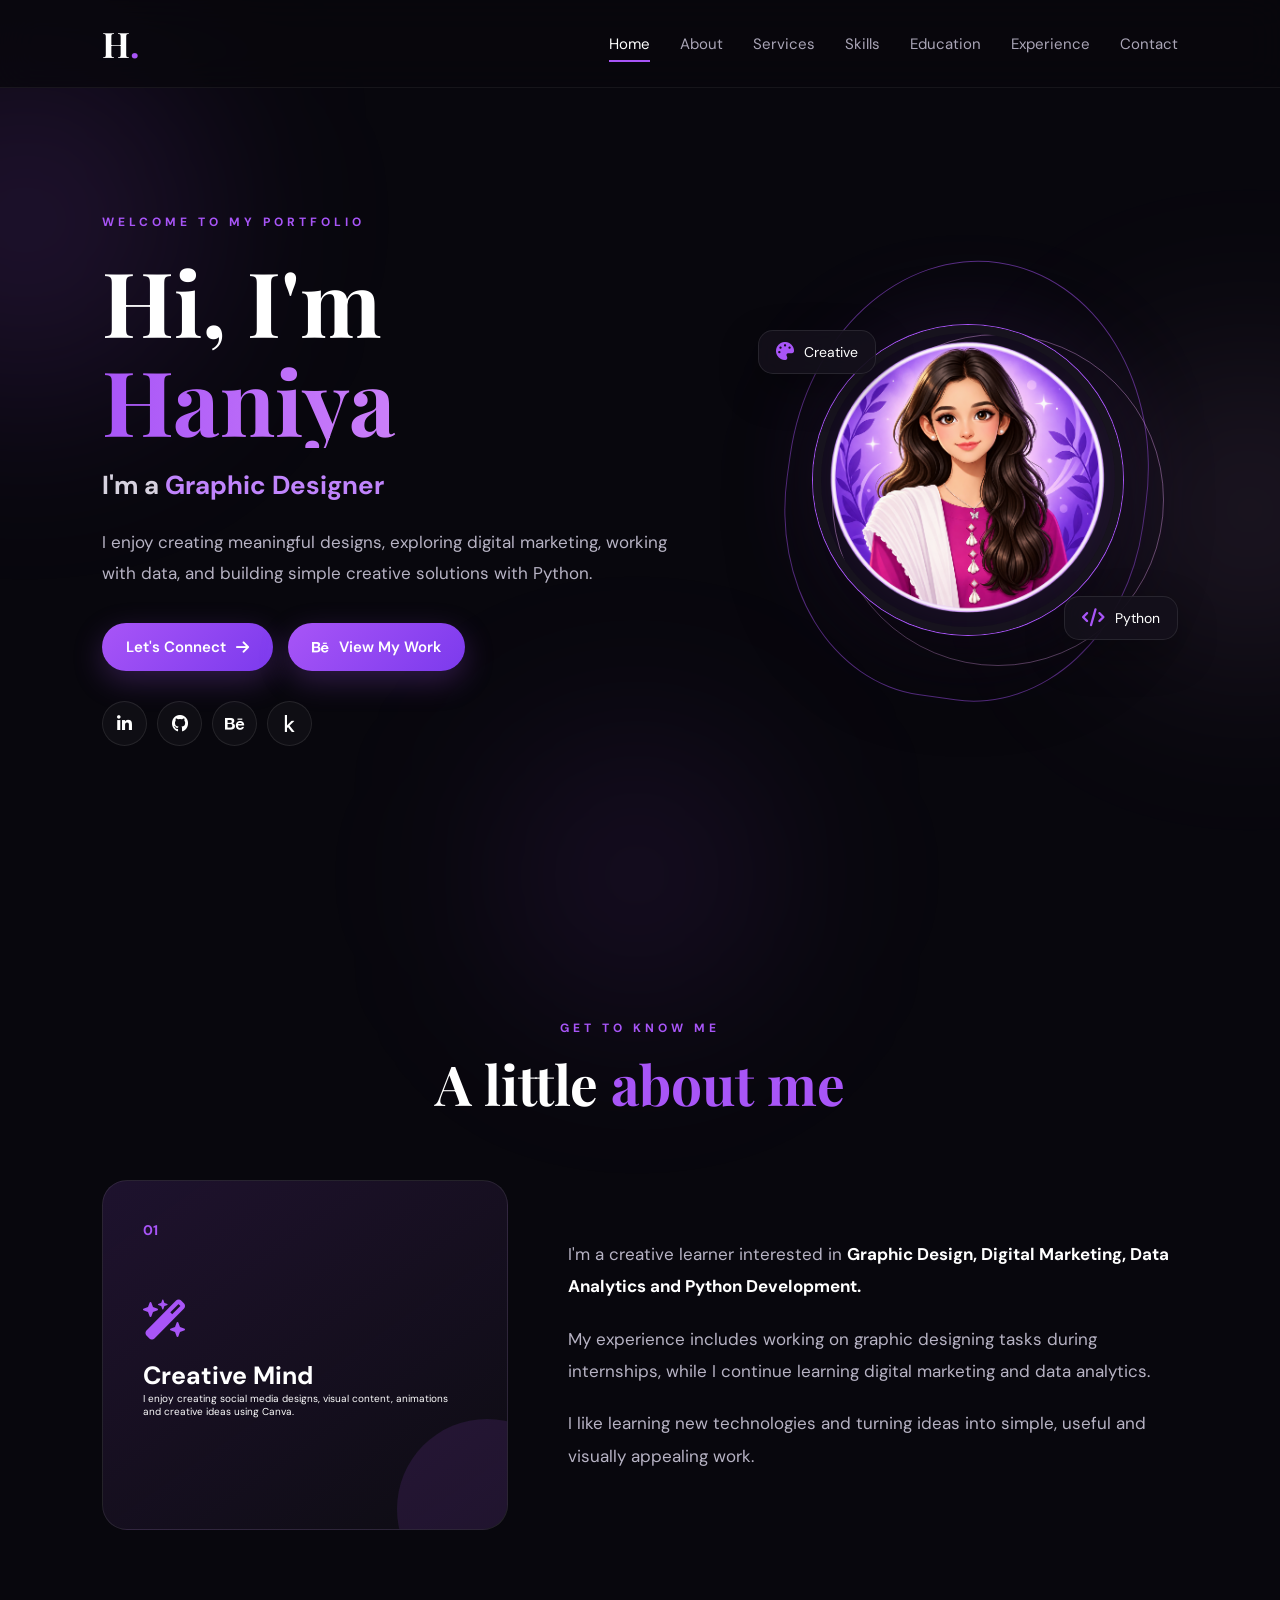
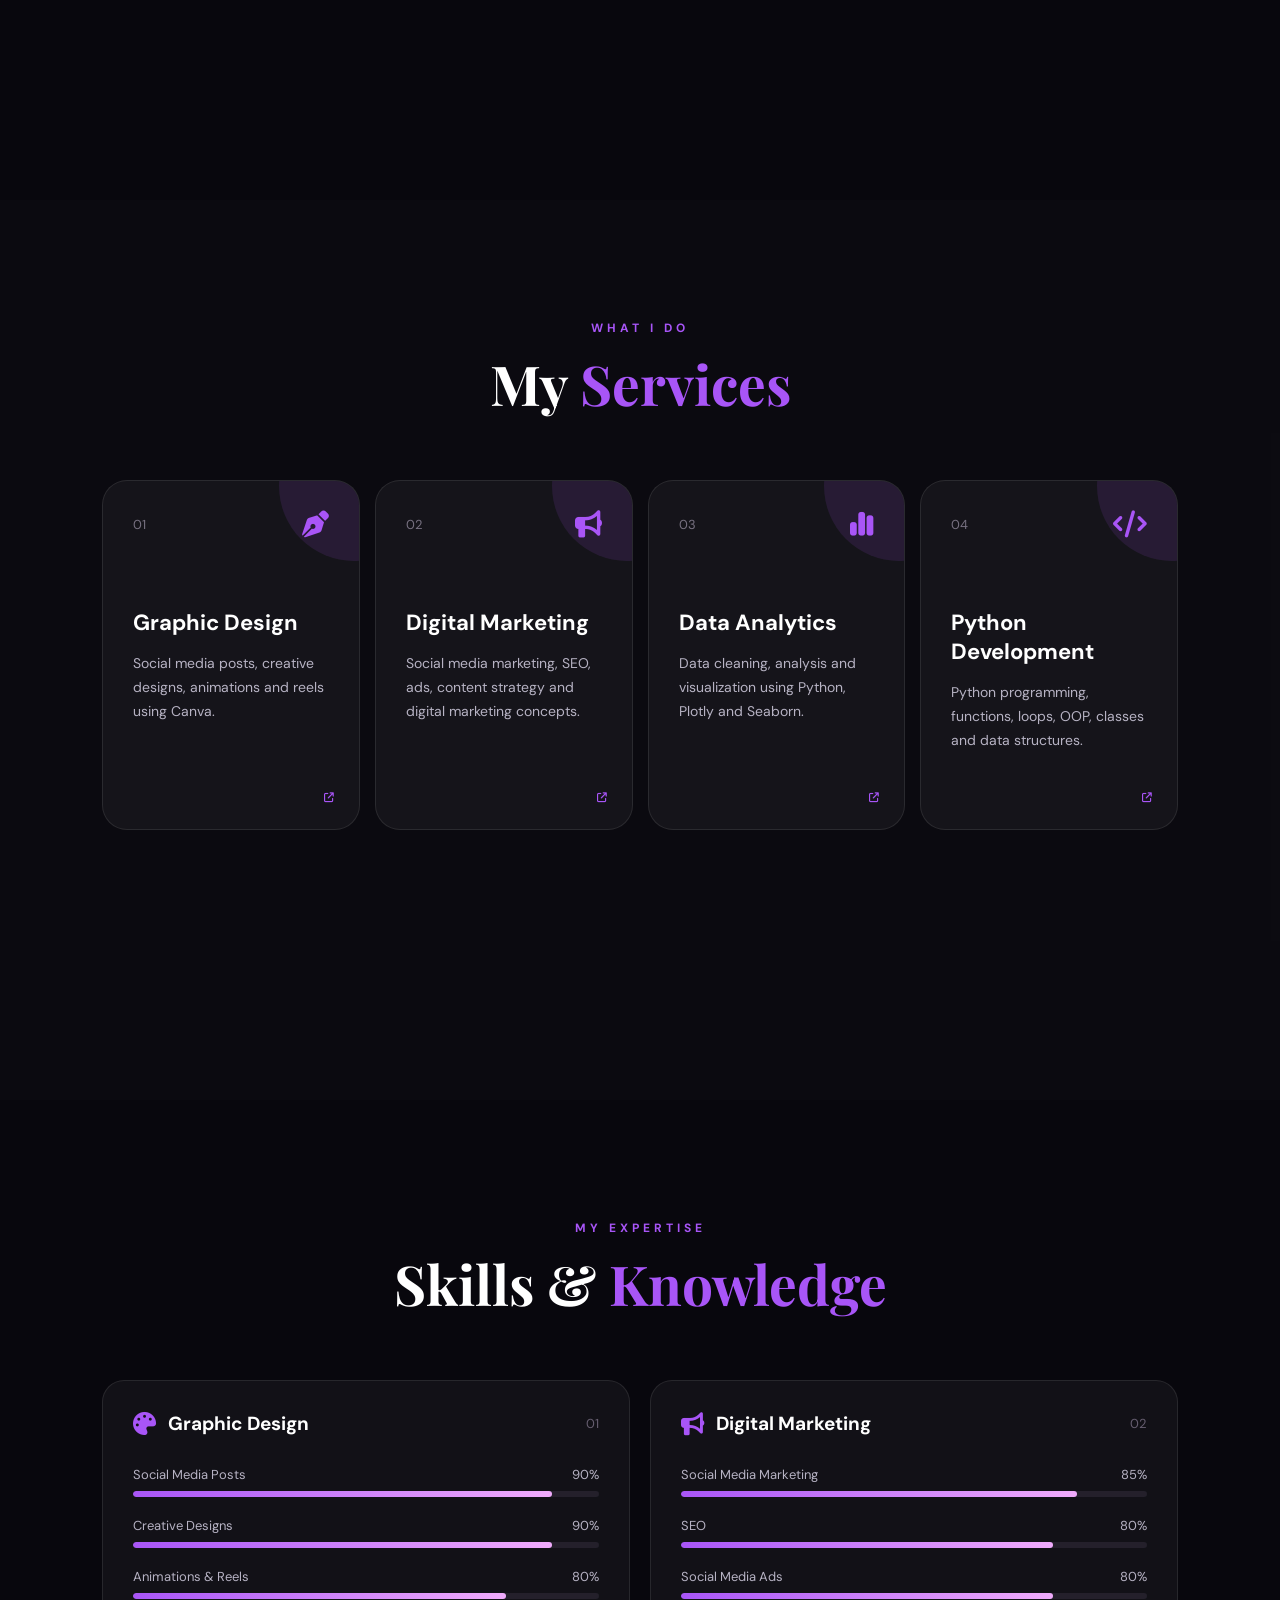
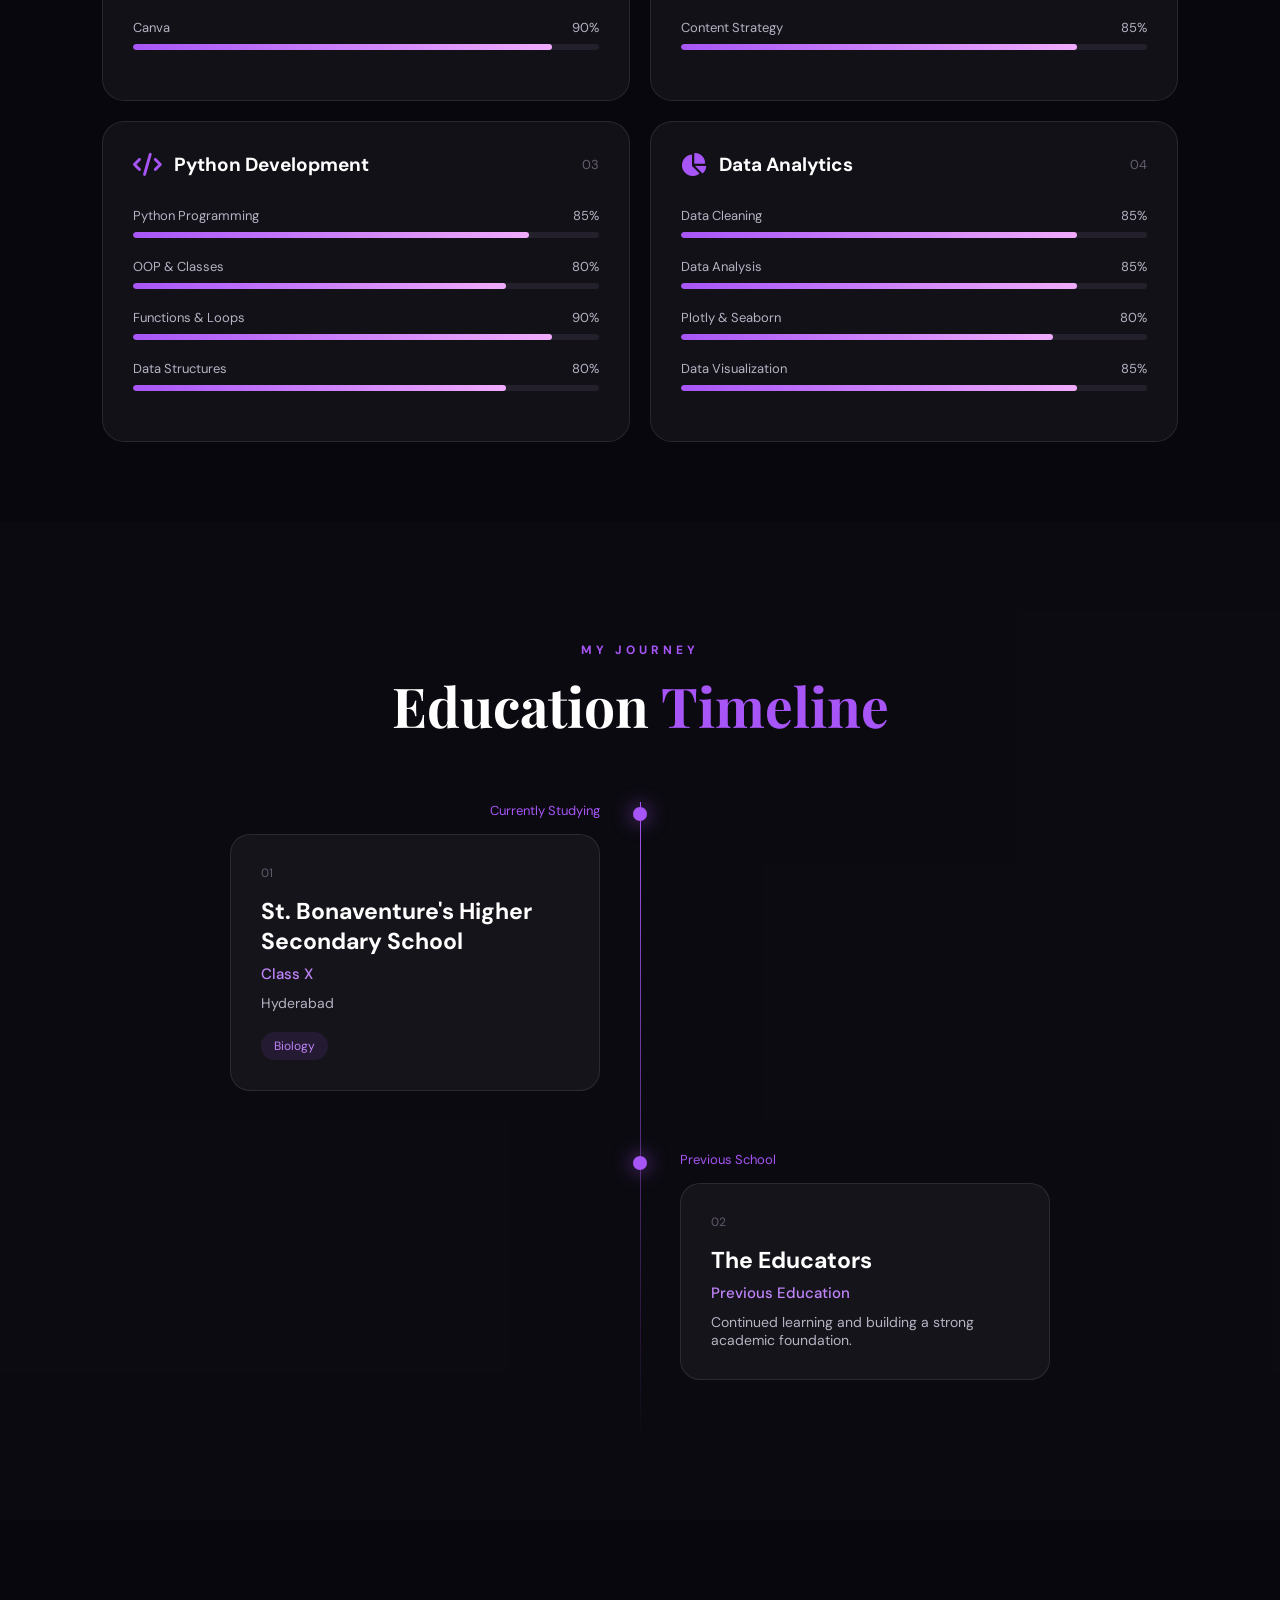
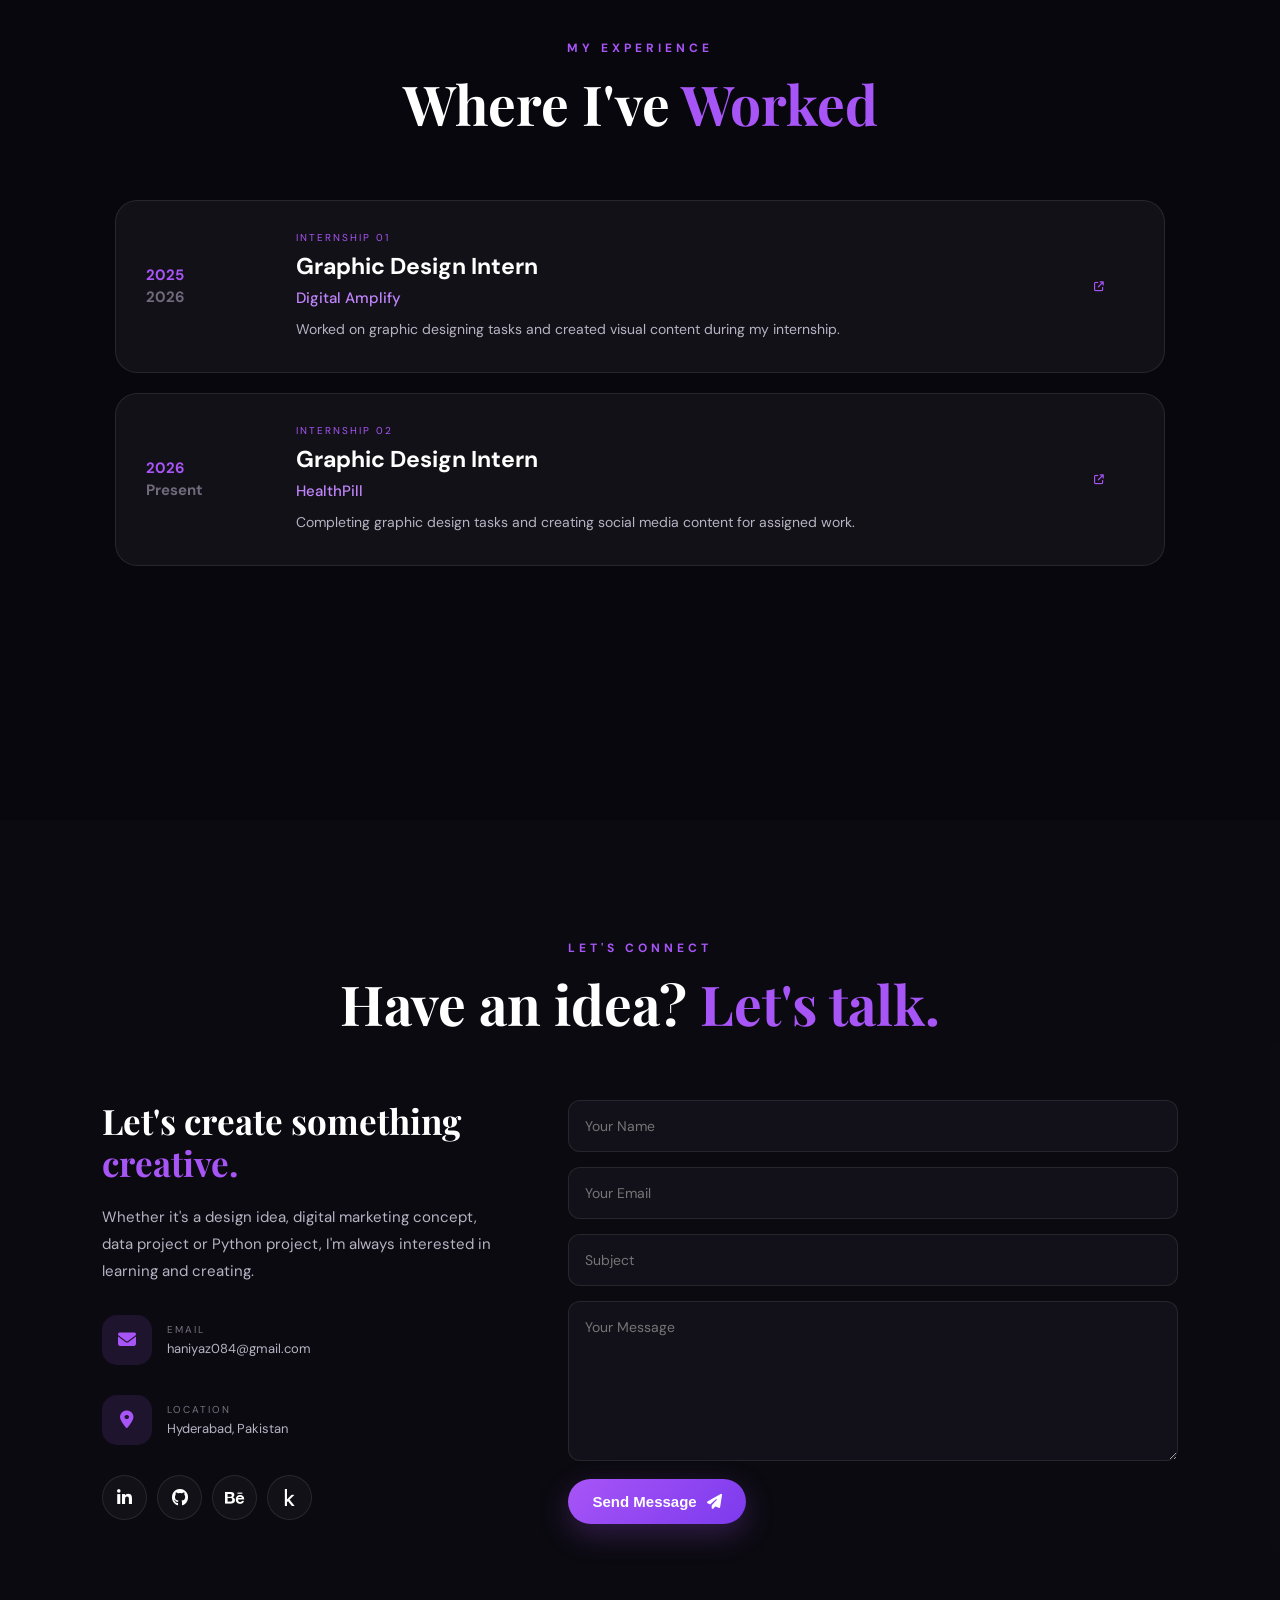
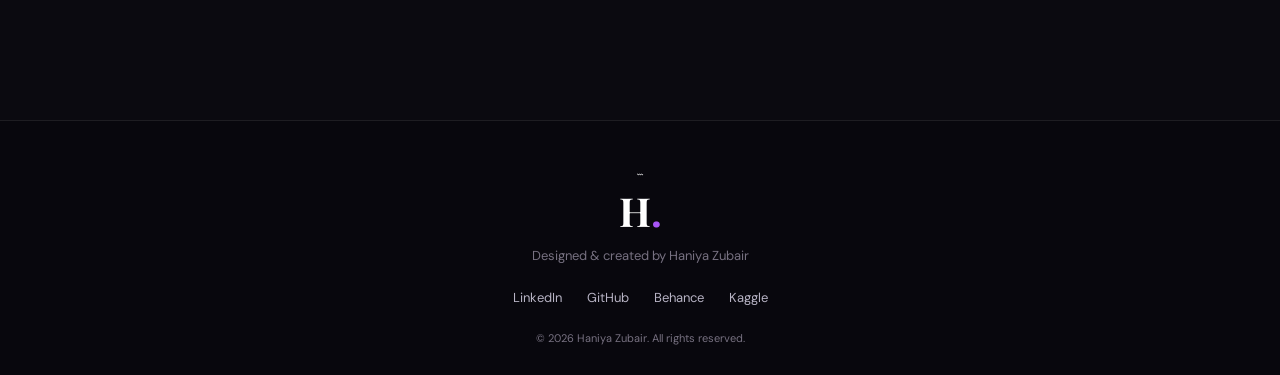
<file: index.html>
<!DOCTYPE html>

<html lang="en">
<head>
    <meta charset="UTF-8">
    <meta name="viewport" content="width=device-width, initial-scale=1.0">


<title>Haniya Zubair | Creative Portfolio</title>

<!-- Font Awesome -->
<link rel="stylesheet"
      href="https://cdnjs.cloudflare.com/ajax/libs/font-awesome/6.5.2/css/all.min.css">

<!-- Google Fonts -->
<link rel="preconnect" href="https://fonts.googleapis.com">
<link rel="preconnect" href="https://fonts.gstatic.com" crossorigin>

<link href="https://fonts.googleapis.com/css2?family=DM+Sans:wght@400;500;600;700&family=Playfair+Display:wght@600;700&display=swap"
      rel="stylesheet">

<!-- CSS -->
<link rel="stylesheet" href="style.css">


</head>

<body>

<!-- Background shapes -->

<div class="background-shape shape-one"></div>
<div class="background-shape shape-two"></div>
<div class="background-shape shape-three"></div>

<!-- ================= HEADER ================= -->

<header>


<a href="#home" class="logo">
    H<span>.</span>
</a>

<nav id="navbar">

    <a href="#home" class="active">Home</a>
    <a href="#about">About</a>
    <a href="#services">Services</a>
    <a href="#skills">Skills</a>
    <a href="#education">Education</a>
    <a href="#experience">Experience</a>
    <a href="#contact">Contact</a>

</nav>

<div class="menu-icon" id="menuIcon">
    <i class="fa-solid fa-bars"></i>
</div>


</header>

<!-- ================= HOME ================= -->

<section class="home" id="home">


<div class="home-content reveal">

    <p class="small-title">WELCOME TO MY PORTFOLIO</p>

    <h1>
        Hi, I'm
        <span>Haniya</span>
    </h1>

    <h2>
        I'm a
        <span id="typing"></span>
    </h2>

    <p class="home-description">
        I enjoy creating meaningful designs, exploring digital marketing,
        working with data, and building simple creative solutions with Python.
    </p>

    <div class="home-buttons">

        <a href="#contact" class="primary-btn">
            Let's Connect
            <i class="fa-solid fa-arrow-right"></i>
        </a>

        <a href="https://www.behance.net/haniyazubair14"
           class="primary-btn"
           target="_blank"
           rel="noopener noreferrer">

            <i class="fa-brands fa-behance"></i>
            View My Work

        </a>

    </div>


    <div class="social-icons">

        <a href="https://www.linkedin.com/in/haniya-z-43b4b039/"
           target="_blank"
           rel="noopener noreferrer">

            <i class="fa-brands fa-linkedin-in"></i>

        </a>

        <a href="https://github.com/haniyaz15"
           target="_blank"
           rel="noopener noreferrer">

            <i class="fa-brands fa-github"></i>

        </a>

        <a href="https://www.behance.net/haniyazubair14"
           target="_blank"
           rel="noopener noreferrer">

            <i class="fa-brands fa-behance"></i>

        </a>

        <a href="https://www.kaggle.com/haniyazubair"
           target="_blank"
           rel="noopener noreferrer">

            <i class="fa-brands fa-kaggle"></i>

        </a>

    </div>

</div>


<div class="home-image reveal">

    <div class="image-frame">

        <div class="image-glow"></div>

        <img src="haniya.png" alt="Haniya Zubair">

        <div class="floating-card card-one">
            <i class="fa-solid fa-palette"></i>
            <span>Creative</span>
        </div>

        <div class="floating-card card-two">
            <i class="fa-solid fa-code"></i>
            <span>Python</span>
        </div>

    </div>

</div>


</section>

<!-- ================= ABOUT ================= -->

<section class="about section" id="about">


<div class="section-heading reveal">

    <p>GET TO KNOW ME</p>

    <h2>
        A little <span>about me</span>
    </h2>

</div>


<div class="about-container">

    <div class="about-card reveal">

        <div class="about-number">01</div>

        <i class="fa-solid fa-wand-magic-sparkles"></i>

        <h3>Creative Mind</h3>

        <p>
            I enjoy creating social media designs, visual content,
            animations and creative ideas using Canva.
        </p>

    </div>


    <div class="about-text reveal">

        <p>
            I'm a creative learner interested in
            <strong>Graphic Design, Digital Marketing,
            Data Analytics and Python Development.</strong>
        </p>

        <p>
            My experience includes working on graphic designing tasks
            during internships, while I continue learning digital
            marketing and data analytics.
        </p>

        <p>
            I like learning new technologies and turning ideas into
            simple, useful and visually appealing work.
        </p>

    </div>

</div>


</section>

<!-- ================= SERVICES ================= -->

<section class="services section" id="services">


<div class="section-heading reveal">

    <p>WHAT I DO</p>

    <h2>
        My <span>Services</span>
    </h2>

</div>


<div class="services-grid">

    <div class="service-card reveal">

        <div class="service-top">
            <span>01</span>
            <i class="fa-solid fa-pen-nib"></i>
        </div>

        <h3>Graphic Design</h3>

        <p>
            Social media posts, creative designs,
            animations and reels using Canva.
        </p>

        <div class="service-arrow">
            <i class="fa-solid fa-arrow-up-right-from-square"></i>
        </div>

    </div>


    <div class="service-card reveal">

        <div class="service-top">
            <span>02</span>
            <i class="fa-solid fa-bullhorn"></i>
        </div>

        <h3>Digital Marketing</h3>

        <p>
            Social media marketing, SEO, ads,
            content strategy and digital marketing concepts.
        </p>

        <div class="service-arrow">
            <i class="fa-solid fa-arrow-up-right-from-square"></i>
        </div>

    </div>


    <div class="service-card reveal">

        <div class="service-top">
            <span>03</span>
            <i class="fa-solid fa-chart-simple"></i>
        </div>

        <h3>Data Analytics</h3>

        <p>
            Data cleaning, analysis and visualization
            using Python, Plotly and Seaborn.
        </p>

        <div class="service-arrow">
            <i class="fa-solid fa-arrow-up-right-from-square"></i>
        </div>

    </div>


    <div class="service-card reveal">

        <div class="service-top">
            <span>04</span>
            <i class="fa-solid fa-code"></i>
        </div>

        <h3>Python Development</h3>

        <p>
            Python programming, functions, loops,
            OOP, classes and data structures.
        </p>

        <div class="service-arrow">
            <i class="fa-solid fa-arrow-up-right-from-square"></i>
        </div>

    </div>

</div>


</section>

<!-- ================= SKILLS ================= -->

<section class="skills section" id="skills">


<div class="section-heading reveal">

    <p>MY EXPERTISE</p>

    <h2>
        Skills & <span>Knowledge</span>
    </h2>

</div>


<div class="skills-container">

    <!-- Graphic Design -->

    <div class="skill-box reveal">

        <div class="skill-title">

            <div>
                <i class="fa-solid fa-palette"></i>
                <h3>Graphic Design</h3>
            </div>

            <span>01</span>

        </div>


        <div class="skill">

            <div class="skill-info">
                <span>Social Media Posts</span>
                <span>90%</span>
            </div>

            <div class="skill-line">
                <div class="skill-progress" style="width:90%"></div>
            </div>

        </div>


        <div class="skill">

            <div class="skill-info">
                <span>Creative Designs</span>
                <span>90%</span>
            </div>

            <div class="skill-line">
                <div class="skill-progress" style="width:90%"></div>
            </div>

        </div>


        <div class="skill">

            <div class="skill-info">
                <span>Animations & Reels</span>
                <span>80%</span>
            </div>

            <div class="skill-line">
                <div class="skill-progress" style="width:80%"></div>
            </div>

        </div>


        <div class="skill">

            <div class="skill-info">
                <span>Canva</span>
                <span>90%</span>
            </div>

            <div class="skill-line">
                <div class="skill-progress" style="width:90%"></div>
            </div>

        </div>

    </div>


    <!-- Digital Marketing -->

    <div class="skill-box reveal">

        <div class="skill-title">

            <div>
                <i class="fa-solid fa-bullhorn"></i>
                <h3>Digital Marketing</h3>
            </div>

            <span>02</span>

        </div>


        <div class="skill">

            <div class="skill-info">
                <span>Social Media Marketing</span>
                <span>85%</span>
            </div>

            <div class="skill-line">
                <div class="skill-progress" style="width:85%"></div>
            </div>

        </div>


        <div class="skill">

            <div class="skill-info">
                <span>SEO</span>
                <span>80%</span>
            </div>

            <div class="skill-line">
                <div class="skill-progress" style="width:80%"></div>
            </div>

        </div>


        <div class="skill">

            <div class="skill-info">
                <span>Social Media Ads</span>
                <span>80%</span>
            </div>

            <div class="skill-line">
                <div class="skill-progress" style="width:80%"></div>
            </div>

        </div>


        <div class="skill">

            <div class="skill-info">
                <span>Content Strategy</span>
                <span>85%</span>
            </div>

            <div class="skill-line">
                <div class="skill-progress" style="width:85%"></div>
            </div>

        </div>

    </div>


    <!-- Python -->

    <div class="skill-box reveal">

        <div class="skill-title">

            <div>
                <i class="fa-solid fa-code"></i>
                <h3>Python Development</h3>
            </div>

            <span>03</span>

        </div>


        <div class="skill">

            <div class="skill-info">
                <span>Python Programming</span>
                <span>85%</span>
            </div>

            <div class="skill-line">
                <div class="skill-progress" style="width:85%"></div>
            </div>

        </div>


        <div class="skill">

            <div class="skill-info">
                <span>OOP & Classes</span>
                <span>80%</span>
            </div>

            <div class="skill-line">
                <div class="skill-progress" style="width:80%"></div>
            </div>

        </div>


        <div class="skill">

            <div class="skill-info">
                <span>Functions & Loops</span>
                <span>90%</span>
            </div>

            <div class="skill-line">
                <div class="skill-progress" style="width:90%"></div>
            </div>

        </div>


        <div class="skill">

            <div class="skill-info">
                <span>Data Structures</span>
                <span>80%</span>
            </div>

            <div class="skill-line">
                <div class="skill-progress" style="width:80%"></div>
            </div>

        </div>

    </div>


    <!-- Data Analytics -->

    <div class="skill-box reveal">

        <div class="skill-title">

            <div>
                <i class="fa-solid fa-chart-pie"></i>
                <h3>Data Analytics</h3>
            </div>

            <span>04</span>

        </div>


        <div class="skill">

            <div class="skill-info">
                <span>Data Cleaning</span>
                <span>85%</span>
            </div>

            <div class="skill-line">
                <div class="skill-progress" style="width:85%"></div>
            </div>

        </div>


        <div class="skill">

            <div class="skill-info">
                <span>Data Analysis</span>
                <span>85%</span>
            </div>

            <div class="skill-line">
                <div class="skill-progress" style="width:85%"></div>
            </div>

        </div>


        <div class="skill">

            <div class="skill-info">
                <span>Plotly & Seaborn</span>
                <span>80%</span>
            </div>

            <div class="skill-line">
                <div class="skill-progress" style="width:80%"></div>
            </div>

        </div>


        <div class="skill">

            <div class="skill-info">
                <span>Data Visualization</span>
                <span>85%</span>
            </div>

            <div class="skill-line">
                <div class="skill-progress" style="width:85%"></div>
            </div>

        </div>

    </div>

</div>


</section>

<!-- ================= EDUCATION ================= -->

<section class="education section" id="education">


<div class="section-heading reveal">

    <p>MY JOURNEY</p>

    <h2>
        Education <span>Timeline</span>
    </h2>

</div>


<div class="timeline">

    <div class="timeline-item reveal">

        <div class="timeline-dot"></div>

        <div class="timeline-date">
            Currently Studying
        </div>

        <div class="timeline-card">

            <span>01</span>

            <h3>St. Bonaventure's Higher Secondary School</h3>

            <h4>Class X</h4>

            <p>Hyderabad</p>

            <div class="tag">
                Biology
            </div>

        </div>

    </div>


    <div class="timeline-item reveal">

        <div class="timeline-dot"></div>

        <div class="timeline-date">
            Previous School
        </div>

        <div class="timeline-card">

            <span>02</span>

            <h3>The Educators</h3>

            <h4>Previous Education</h4>

            <p>
                Continued learning and building a strong academic foundation.
            </p>

        </div>

    </div>

</div>


</section>

<!-- ================= EXPERIENCE ================= -->

<section class="experience section" id="experience">


<div class="section-heading reveal">

    <p>MY EXPERIENCE</p>

    <h2>
        Where I've <span>Worked</span>
    </h2>

</div>


<div class="experience-container">

    <div class="experience-card reveal">

        <div class="experience-year">
            2025<br>
            <span>2026</span>
        </div>

        <div class="experience-content">

            <span class="experience-label">
                Internship 01
            </span>

            <h3>Graphic Design Intern</h3>

            <h4>Digital Amplify</h4>

            <p>
                Worked on graphic designing tasks and created
                visual content during my internship.
            </p>

        </div>

        <i class="fa-solid fa-arrow-up-right-from-square experience-icon"></i>

    </div>


    <div class="experience-card reveal">

        <div class="experience-year">
            2026<br>
            <span>Present</span>
        </div>

        <div class="experience-content">

            <span class="experience-label">
                Internship 02
            </span>

            <h3>Graphic Design Intern</h3>

            <h4>HealthPill</h4>

            <p>
                Completing graphic design tasks and creating
                social media content for assigned work.
            </p>

        </div>

        <i class="fa-solid fa-arrow-up-right-from-square experience-icon"></i>

    </div>

</div>


</section>

<!-- ================= CONTACT ================= -->

<section class="contact section" id="contact">

<div class="section-heading reveal">

    <p>LET'S CONNECT</p>

    <h2>
        Have an idea? <span>Let's talk.</span>
    </h2>

</div>


<div class="contact-container">


    <!-- CONTACT INFORMATION -->

    <div class="contact-info reveal">

        <div class="contact-intro">

            <h3>
                Let's create something
                <span>creative.</span>
            </h3>

            <p>
                Whether it's a design idea, digital marketing concept,
                data project or Python project, I'm always interested
                in learning and creating.
            </p>

        </div>


        <div class="contact-detail">

            <div class="contact-icon">
                <i class="fa-solid fa-envelope"></i>
            </div>

            <div>
                <span>EMAIL</span>
                <p>haniyaz084@gmail.com</p>
            </div>

        </div>


        <div class="contact-detail">

            <div class="contact-icon">
                <i class="fa-solid fa-location-dot"></i>
            </div>

            <div>
                <span>LOCATION</span>
                <p>Hyderabad, Pakistan</p>
            </div>

        </div>


        <div class="contact-social">

            <a href="https://www.linkedin.com/in/haniya-z-43b4b039/"
               target="_blank"
               rel="noopener noreferrer">

                <i class="fa-brands fa-linkedin-in"></i>

            </a>

            <a href="https://github.com/haniyaz15"
               target="_blank"
               rel="noopener noreferrer">

                <i class="fa-brands fa-github"></i>

            </a>

            <a href="https://www.behance.net/haniyazubair14"
               target="_blank"
               rel="noopener noreferrer">

                <i class="fa-brands fa-behance"></i>

            </a>

            <a href="https://www.kaggle.com/haniyazubair"
               target="_blank"
               rel="noopener noreferrer">

                <i class="fa-brands fa-kaggle"></i>

            </a>

        </div>

    </div>


    <!-- ================= CONTACT FORM ================= -->

    <div class="contact-form reveal">

        <form action="https://formspree.io/f/mdekeoyl"
              method="POST">

            <div class="input-row">

                <div class="input-box">

                    <input
                        type="text"
                        name="name"
                        placeholder="Your Name"
                        autocomplete="name"
                        required>

                </div>


                <div class="input-box">

                    <input
                        type="email"
                        name="email"
                        placeholder="Your Email"
                        autocomplete="email"
                        required>

                </div>

            </div>


            <div class="input-box">

                <input
                    type="text"
                    name="subject"
                    placeholder="Subject"
                    required>

            </div>


            <div class="input-box">

                <textarea
                    name="message"
                    placeholder="Your Message"
                    rows="7"
                    required></textarea>

            </div>


            <button
                type="submit"
                class="primary-btn">

                Send Message

                <i class="fa-solid fa-paper-plane"></i>

            </button>

        </form>

    </div>

</div>


</section>

<!-- ================= FOOTER ================= -->

<footer>

```
<div class="footer-logo">
    H<span>.</span>
</div>

<p>
    Designed & created by Haniya Zubair
</p>


<div class="footer-links">

    <a href="https://www.linkedin.com/in/haniya-z-43b4b039/"
       target="_blank"
       rel="noopener noreferrer">
        LinkedIn
    </a>

    <a href="https://github.com/haniyaz15"
       target="_blank"
       rel="noopener noreferrer">
        GitHub
    </a>

    <a href="https://www.behance.net/haniyazubair14"
       target="_blank"
       rel="noopener noreferrer">
        Behance
    </a>

    <a href="https://www.kaggle.com/haniyazubair"
       target="_blank"
       rel="noopener noreferrer">
        Kaggle
    </a>

</div>


<p class="copyright">
    © 2026 Haniya Zubair. All rights reserved.
</p>


</footer>

<!-- JavaScript -->

<script src="script.js"></script>

</body>
</html>
</file>
<file: style.css>
/* =========================
   RESET
========================= */

* {
    margin: 0;
    padding: 0;
    box-sizing: border-box;
    text-decoration: none;
    border: none;
    outline: none;
}

html {
    scroll-behavior: smooth;
    font-size: 62.5%;
}

body {
    font-family: "DM Sans", sans-serif;
    background: #08070d;
    color: #ffffff;
    overflow-x: hidden;
}


/* =========================
   COLORS
========================= */

:root {
    --purple: #a855f7;
    --light-purple: #c084fc;
    --pink: #f0abfc;
    --white: #ffffff;
    --text: #b7b3c4;
    --dark: #08070d;
    --card: rgba(255,255,255,0.045);
    --border: rgba(255,255,255,0.09);
}


/* =========================
   BACKGROUND
========================= */

.background-shape {
    position: fixed;
    border-radius: 50%;
    filter: blur(100px);
    pointer-events: none;
    z-index: -1;
}

.shape-one {
    width: 350px;
    height: 350px;
    background: rgba(168,85,247,0.15);
    top: 5%;
    left: -150px;
}

.shape-two {
    width: 300px;
    height: 300px;
    background: rgba(240,171,252,0.10);
    right: -120px;
    top: 40%;
}

.shape-three {
    width: 250px;
    height: 250px;
    background: rgba(168,85,247,0.12);
    left: 40%;
    bottom: -100px;
}


/* =========================
   HEADER
========================= */

header {
    width: 100%;
    padding: 2rem 8%;
    position: fixed;
    top: 0;
    left: 0;
    z-index: 1000;

    display: flex;
    align-items: center;
    justify-content: space-between;

    background: rgba(8,7,13,0.75);
    backdrop-filter: blur(18px);

    border-bottom: 1px solid rgba(255,255,255,0.06);
}

.logo {
    font-size: 3.5rem;
    font-weight: 700;
    color: white;
    font-family: "Playfair Display", serif;
}

.logo span,
.footer-logo span {
    color: var(--purple);
}

nav {
    display: flex;
    align-items: center;
    gap: 3rem;
}

nav a {
    font-size: 1.5rem;
    color: #aaa5b7;
    transition: 0.3s;
    position: relative;
}

nav a::after {
    content: "";
    position: absolute;
    width: 0;
    height: 2px;
    background: var(--purple);
    left: 0;
    bottom: -8px;
    transition: 0.3s;
}

nav a:hover,
nav a.active {
    color: white;
}

nav a:hover::after,
nav a.active::after {
    width: 100%;
}

.menu-icon {
    display: none;
    font-size: 2.7rem;
    color: var(--purple);
    cursor: pointer;
}


/* =========================
   COMMON
========================= */

section {
    min-height: 100vh;
    padding: 12rem 8% 8rem;
}

.section-heading {
    text-align: center;
    margin-bottom: 6rem;
}

.section-heading p {
    color: var(--purple);
    letter-spacing: 4px;
    font-size: 1.2rem;
    font-weight: 700;
    margin-bottom: 1rem;
}

.section-heading h2 {
    font-size: clamp(3.5rem, 5vw, 5.5rem);
    font-family: "Playfair Display", serif;
}

.section-heading h2 span {
    color: var(--purple);
}


/* =========================
   HOME
========================= */

.home {
    min-height: 100vh;
    height: auto;

    display: flex;
    align-items: center;
    justify-content: space-between;

    gap: 6rem;
    padding-top: 14rem;
}

.home-content {
    max-width: 700px;
}

.small-title {
    color: var(--purple);
    letter-spacing: 4px;
    font-size: 1.2rem;
    font-weight: 700;
    margin-bottom: 2rem;
}

.home-content h1 {
    font-family: "Playfair Display", serif;
    font-size: clamp(5rem, 8vw, 9rem);
    line-height: 1.15;
    margin-bottom: 2rem;
}

.home-content h1 span {
    display: block;
    line-height: 1.05;
    background: linear-gradient(
        90deg,
        var(--purple),
        var(--pink)
    );
    background-clip: text;
    -webkit-background-clip: text;
    -webkit-text-fill-color: transparent;
}

.home-content h2 {
    font-size: 2.6rem;
    color: #d7d2df;
    margin-bottom: 2.5rem;
}

.home-content h2 span {
    color: var(--light-purple);
}

.home-description {
    max-width: 600px;
    color: var(--text);
    font-size: 1.7rem;
    line-height: 1.8;
}

.home-buttons {
    display: flex;
    gap: 1.5rem;
    margin-top: 3.5rem;
    flex-wrap: wrap;
}

.primary-btn,
.secondary-btn {
    padding: 1.4rem 2.4rem;
    border-radius: 50px;
    font-size: 1.5rem;
    font-weight: 600;
    display: inline-flex;
    align-items: center;
    gap: 1rem;
    transition: 0.3s;
}

.primary-btn {
    color: white;
    background: linear-gradient(
        135deg,
        var(--purple),
        #7c3aed
    );
    box-shadow: 0 10px 30px rgba(168,85,247,0.25);
}

.primary-btn:hover {
    transform: translateY(-4px);
    box-shadow: 0 15px 35px rgba(168,85,247,0.4);
}

.secondary-btn {
    color: white;
    border: 1px solid var(--border);
    background: rgba(255,255,255,0.04);
}

.secondary-btn:hover {
    border-color: var(--purple);
    transform: translateY(-4px);
}

.social-icons {
    display: flex;
    gap: 1rem;
    margin-top: 3rem;
}

.social-icons a,
.contact-social a {
    width: 45px;
    height: 45px;
    border: 1px solid var(--border);
    border-radius: 50%;
    display: flex;
    align-items: center;
    justify-content: center;
    color: white;
    font-size: 1.7rem;
    transition: 0.3s;
    background: rgba(255,255,255,0.03);
}

.social-icons a:hover,
.contact-social a:hover {
    color: white;
    background: var(--purple);
    border-color: var(--purple);
    transform: translateY(-5px);
}


/* =========================
   HOME IMAGE
========================= */

.home-image {
    display: flex;
    justify-content: center;
    align-items: center;
}

.image-frame {
    width: 420px;
    height: 500px;
    position: relative;

    display: flex;
    align-items: center;
    justify-content: center;
}

.image-frame::before {
    content: "";
    position: absolute;
    inset: 30px;

    border: 1px solid rgba(168,85,247,0.5);
    border-radius: 50% 50% 45% 45%;

    transform: rotate(8deg);
}

.image-frame::after {
    content: "";
    position: absolute;
    width: 330px;
    height: 330px;

    border-radius: 50%;
    border: 1px solid rgba(240,171,252,0.4);

    transform: translate(30px,20px);
}

.image-frame img {
    width: 310px;
    height: 310px;
    object-fit: cover;
    border-radius: 50%;

    border: 8px solid #17131e;

    position: relative;
    z-index: 2;

    box-shadow:
        0 0 0 1px var(--purple),
        0 30px 80px rgba(0,0,0,0.5);
}

.image-glow {
    position: absolute;
    width: 250px;
    height: 250px;

    border-radius: 50%;
    background: rgba(168,85,247,0.25);
    filter: blur(60px);
}

.floating-card {
    position: absolute;
    z-index: 5;

    padding: 1.2rem 1.7rem;

    border-radius: 15px;

    display: flex;
    align-items: center;
    gap: 1rem;

    background: rgba(20,17,28,0.85);
    backdrop-filter: blur(15px);

    border: 1px solid var(--border);

    font-size: 1.4rem;
    box-shadow: 0 15px 40px rgba(0,0,0,0.3);
}

.floating-card i {
    color: var(--purple);
    font-size: 1.8rem;
}

.card-one {
    left: 0;
    top: 100px;
}

.card-two {
    right: 0;
    bottom: 90px;
}


/* =========================
   ABOUT
========================= */

.about-container {
    max-width: 1100px;
    margin: auto;

    display: grid;
    grid-template-columns: 0.8fr 1.2fr;
    gap: 6rem;

    align-items: center;
}

.about-card {
    min-height: 350px;
    padding: 4rem;

    border: 1px solid var(--border);
    border-radius: 25px;

    background:
        linear-gradient(
            145deg,
            rgba(168,85,247,0.14),
            rgba(255,255,255,0.025)
        );

    position: relative;
    overflow: hidden;
}

.about-card::after {
    content: "";
    position: absolute;
    width: 180px;
    height: 180px;
    border-radius: 50%;
    background: rgba(168,85,247,0.12);
    right: -70px;
    bottom: -70px;
}

.about-number {
    color: var(--purple);
    font-size: 1.4rem;
    font-weight: 700;
}

.about-card i {
    font-size: 4rem;
    color: var(--purple);
    margin: 6rem 0 2rem;
}

.about-card h3 {
    font-size: 2.5rem;
}

.about-text {
    display: flex;
    flex-direction: column;
    gap: 2rem;
}

.about-text p {
    color: var(--text);
    font-size: 1.7rem;
    line-height: 1.9;
}

.about-text strong {
    color: white;
}


/* =========================
   SERVICES
========================= */

.services {
    background: rgba(255,255,255,0.015);
}

.services-grid {
    max-width: 1200px;
    margin: auto;

    display: grid;
    grid-template-columns: repeat(4,1fr);
    gap: 1.5rem;
}

.service-card {
    min-height: 350px;

    padding: 3rem;

    border: 1px solid var(--border);
    border-radius: 25px;

    background: var(--card);

    position: relative;
    overflow: hidden;

    transition: 0.4s;
}

.service-card::before {
    content: "";
    position: absolute;
    width: 150px;
    height: 150px;

    border-radius: 50%;
    background: rgba(168,85,247,0.12);

    right: -70px;
    top: -70px;

    transition: 0.4s;
}

.service-card:hover {
    transform: translateY(-10px);
    border-color: rgba(168,85,247,0.6);
}

.service-card:hover::before {
    transform: scale(1.4);
}

.service-top {
    display: flex;
    align-items: center;
    justify-content: space-between;

    margin-bottom: 7rem;
}

.service-top span {
    color: #777181;
    font-size: 1.3rem;
}

.service-top i {
    color: var(--purple);
    font-size: 2.7rem;
}

.service-card h3 {
    font-size: 2.2rem;
    margin-bottom: 1.5rem;
}

.service-card p {
    color: var(--text);
    font-size: 1.4rem;
    line-height: 1.7;
}

.service-arrow {
    position: absolute;
    bottom: 2.5rem;
    right: 2.5rem;

    color: var(--purple);
}


/* =========================
   SKILLS
========================= */

.skills-container {
    max-width: 1100px;
    margin: auto;

    display: grid;
    grid-template-columns: repeat(2,1fr);
    gap: 2rem;
}

.skill-box {
    padding: 3rem;

    border: 1px solid var(--border);
    border-radius: 22px;

    background: var(--card);

    transition: 0.3s;
}

.skill-box:hover {
    border-color: rgba(168,85,247,0.45);
}

.skill-title {
    display: flex;
    justify-content: space-between;
    align-items: center;

    margin-bottom: 3rem;
}

.skill-title > div {
    display: flex;
    align-items: center;
    gap: 1.2rem;
}

.skill-title i {
    color: var(--purple);
    font-size: 2.3rem;
}

.skill-title h3 {
    font-size: 1.9rem;
}

.skill-title > span {
    color: #665e70;
    font-size: 1.3rem;
}

.skill {
    margin-bottom: 2rem;
}

.skill-info {
    display: flex;
    justify-content: space-between;
    margin-bottom: 0.8rem;

    color: var(--text);
    font-size: 1.3rem;
}

.skill-line {
    height: 6px;
    background: #24202b;
    border-radius: 20px;
    overflow: hidden;
}

.skill-progress {
    height: 100%;

    background: linear-gradient(
        90deg,
        var(--purple),
        var(--pink)
    );

    border-radius: 20px;
}


/* =========================
   EDUCATION
========================= */

.education {
    background: rgba(255,255,255,0.015);
}

.timeline {
    max-width: 900px;
    margin: auto;
    position: relative;
}

.timeline::before {
    content: "";
    position: absolute;

    left: 50%;
    top: 0;
    bottom: 0;

    width: 1px;

    background: linear-gradient(
        var(--purple),
        rgba(168,85,247,0)
    );
}

.timeline-item {
    width: 50%;
    padding: 0 4rem 6rem;

    position: relative;
}

.timeline-item:nth-child(even) {
    margin-left: 50%;
}

.timeline-item:nth-child(even) .timeline-date {
    text-align: left;
}

.timeline-dot {
    position: absolute;

    width: 14px;
    height: 14px;

    background: var(--purple);

    border-radius: 50%;

    right: -7px;
    top: 5px;

    box-shadow: 0 0 20px rgba(168,85,247,0.8);
}

.timeline-item:nth-child(even) .timeline-dot {
    left: -7px;
}

.timeline-date {
    color: var(--purple);
    font-size: 1.3rem;
    margin-bottom: 1.5rem;
    text-align: right;
}

.timeline-card {
    padding: 3rem;

    border: 1px solid var(--border);
    border-radius: 20px;

    background: var(--card);
}

.timeline-card > span {
    color: #625a6d;
    font-size: 1.2rem;
}

.timeline-card h3 {
    font-size: 2.3rem;
    margin: 1.5rem 0 0.8rem;
}

.timeline-card h4 {
    color: var(--light-purple);
    font-size: 1.5rem;
    font-weight: 500;
}

.timeline-card p {
    color: var(--text);
    font-size: 1.4rem;
    margin-top: 1rem;
}

.tag {
    display: inline-block;
    margin-top: 2rem;
    padding: 0.6rem 1.3rem;

    border-radius: 30px;

    color: var(--light-purple);
    background: rgba(168,85,247,0.1);

    font-size: 1.2rem;
}


/* =========================
   EXPERIENCE
========================= */

.experience-container {
    max-width: 1050px;
    margin: auto;

    display: flex;
    flex-direction: column;
    gap: 2rem;
}

.experience-card {
    display: grid;
    grid-template-columns: 120px 1fr 40px;
    align-items: center;
    gap: 3rem;

    padding: 3rem;

    border: 1px solid var(--border);
    border-radius: 22px;

    background: var(--card);

    transition: 0.4s;
}

.experience-card:hover {
    transform: translateX(8px);
    border-color: rgba(168,85,247,0.5);
}

.experience-year {
    font-size: 1.5rem;
    color: var(--purple);
    font-weight: 700;
    line-height: 1.5;
}

.experience-year span {
    color: #71697c;
}

.experience-label {
    color: var(--purple);
    text-transform: uppercase;
    letter-spacing: 2px;
    font-size: 1rem;
}

.experience-content h3 {
    font-size: 2.3rem;
    margin: 0.7rem 0;
}

.experience-content h4 {
    color: var(--light-purple);
    font-size: 1.5rem;
    font-weight: 500;
}

.experience-content p {
    color: var(--text);
    font-size: 1.4rem;
    line-height: 1.7;
    margin-top: 1rem;
}

.experience-icon {
    color: var(--purple);
}


/* =========================
   CONTACT
========================= */

.contact {
    background: rgba(255,255,255,0.015);
}

.contact-container {
    max-width: 1100px;
    margin: auto;

    display: grid;
    grid-template-columns: 0.8fr 1.2fr;

    gap: 6rem;
}

.contact-intro h3 {
    font-family: "Playfair Display", serif;
    font-size: 3.5rem;
    line-height: 1.2;
}

.contact-intro h3 span {
    color: var(--purple);
}

.contact-intro p {
    color: var(--text);
    font-size: 1.5rem;
    line-height: 1.8;
    margin-top: 2rem;
}

.contact-detail {
    display: flex;
    align-items: center;
    gap: 1.5rem;
    margin-top: 3rem;
}

.contact-icon {
    width: 50px;
    height: 50px;

    border-radius: 15px;

    display: flex;
    align-items: center;
    justify-content: center;

    background: rgba(168,85,247,0.12);
    color: var(--purple);
    font-size: 1.8rem;
}

.contact-detail span {
    color: #777181;
    font-size: 1rem;
    letter-spacing: 2px;
}

.contact-detail p {
    color: var(--text);
    font-size: 1.3rem;
    margin-top: 0.4rem;
}

.contact-social {
    display: flex;
    gap: 1rem;
    margin-top: 3rem;
}
.contact-container {
    max-width: 1100px;
    margin: auto;

    display: grid;
    grid-template-columns: 0.8fr 1.2fr;

    gap: 6rem;
    align-items: start;
}

    border: 1px solid var(--border);
    border-radius: 25px;

    background: var(--card);
}

.input-row {
    display: grid;
    grid-template-columns: repeat(2,1fr);
    gap: 1.5rem;
}

.input-box {
    margin-bottom: 1.5rem;
}

.input-box input,
.input-box textarea {
    width: 100%;

    padding: 1.6rem;

    border-radius: 12px;

    background: #121019;
    border: 1px solid var(--border);

    color: white;

    font-family: inherit;
    font-size: 1.4rem;

    transition: 0.3s;
}

.input-box input:focus,
.input-box textarea:focus {
    border-color: var(--purple);
}

.input-box textarea {
    resize: vertical;
}


/* =========================
   FOOTER
========================= */

footer {
    padding: 5rem 8% 3rem;

    text-align: center;

    border-top: 1px solid var(--border);
}

.footer-logo {
    font-family: "Playfair Display", serif;
    font-size: 4rem;
    font-weight: 700;
}

footer > p {
    color: #777181;
    font-size: 1.3rem;
    margin-top: 1rem;
}

.footer-links {
    display: flex;
    justify-content: center;
    gap: 2.5rem;

    margin: 2.5rem 0;
}

.footer-links a {
    color: var(--text);
    font-size: 1.3rem;
    transition: 0.3s;
}

.footer-links a:hover {
    color: var(--purple);
}

.copyright {
    font-size: 1.1rem;
}


/* =========================
   SCROLL REVEAL
========================= */

.reveal {
    opacity: 0;
    transform: translateY(35px);
    transition: 0.8s ease;
}

.reveal.show {
    opacity: 1;
    transform: translateY(0);
}


/* =========================
   RESPONSIVE
========================= */

@media (max-width: 1100px) {

    header {
        padding: 2rem 5%;
    }

    section {
        padding-left: 5%;
        padding-right: 5%;
    }

    .services-grid {
        grid-template-columns: repeat(2,1fr);
    }

    .home {
        gap: 2rem;
    }

}


@media (max-width: 850px) {

    .menu-icon {
        display: block;
    }

    nav {
        position: absolute;

        top: 100%;
        right: 5%;

        width: 230px;

        padding: 2rem;

        display: none;
        flex-direction: column;
        align-items: flex-start;
        gap: 1.8rem;

        background: #111019;

        border: 1px solid var(--purple);
        border-radius: 18px;
    }

    nav.active {
        display: flex;
    }

    nav a {
        font-size: 1.6rem;
        width: 100%;
    }

    .home {
        flex-direction: column-reverse;
        text-align: center;
        justify-content: center;
        padding-top: 14rem;
    }

    .home-content {
        max-width: 700px;
    }

    .home-buttons,
    .social-icons {
        justify-content: center;
    }

    .home-image {
        margin-bottom: 2rem;
    }

    .image-frame {
        width: 350px;
        height: 400px;
    }

    .image-frame img {
        width: 260px;
        height: 260px;
    }

    .about-container,
    .contact-container {
        grid-template-columns: 1fr;
    }

    .timeline::before {
        left: 10px;
    }

    .timeline-item,
    .timeline-item:nth-child(even) {
        width: 100%;
        margin-left: 0;
        padding-left: 4rem;
        padding-right: 0;
    }

    .timeline-dot,
    .timeline-item:nth-child(even) .timeline-dot {
        left: 3px;
        right: auto;
    }

    .timeline-date,
    .timeline-item:nth-child(even) .timeline-date {
        text-align: left;
    }

}


@media (max-width: 600px) {

    html {
        font-size: 58%;
    }

    section {
        padding-top: 10rem;
    }

    .home-content h1 {
        font-size: 6rem;
    }

    .home-content h2 {
        font-size: 2.1rem;
    }

    .home-description {
        font-size: 1.5rem;
    }

    .image-frame {
        width: 300px;
        height: 330px;
    }

    .image-frame img {
        width: 220px;
        height: 220px;
    }

    .image-frame::before {
        inset: 20px;
    }

    .image-frame::after {
        width: 240px;
        height: 240px;
    }

    .floating-card {
        padding: 1rem 1.2rem;
        font-size: 1.2rem;
    }

    .card-one {
        left: -5px;
    }

    .card-two {
        right: -5px;
    }

    .services-grid,
    .skills-container {
        grid-template-columns: 1fr;
    }

    .input-row {
        grid-template-columns: 1fr;
        gap: 0;
    }

    .experience-card {
        grid-template-columns: 1fr;
        gap: 1.5rem;
    }

    .experience-icon {
        display: none;
    }

    .footer-links {
        flex-wrap: wrap;
        gap: 1.5rem;
    }

}
</file>
